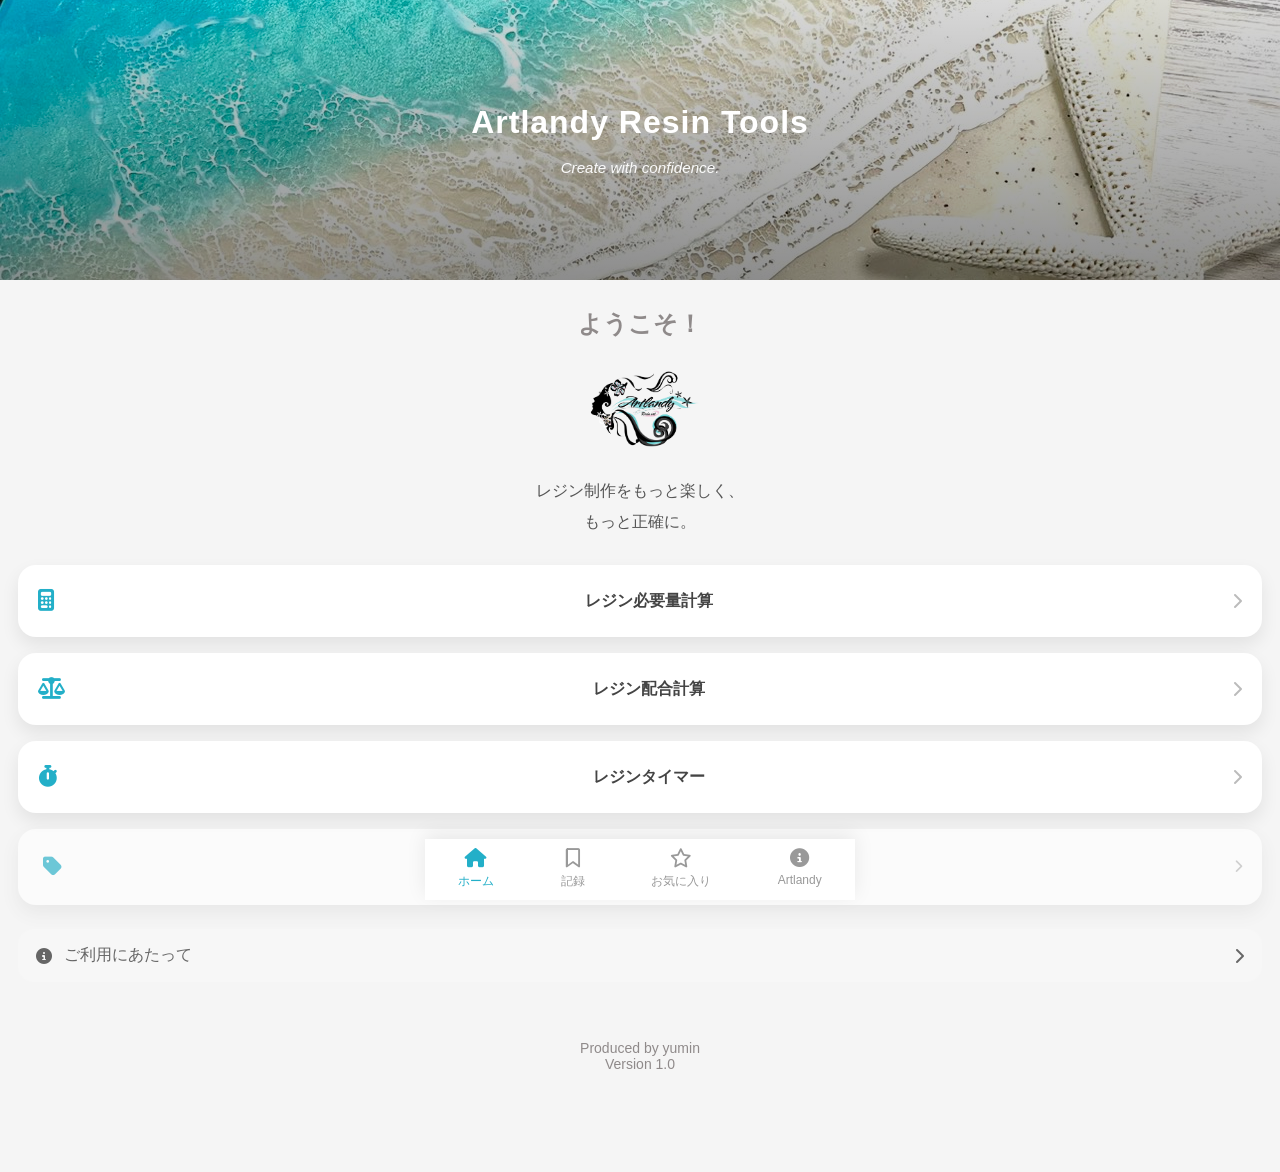
<file: index.html>
<!DOCTYPE html>
<html lang="ja">

<head>
    <meta charset="UTF-8">
    <meta name="viewport" content="width=device-width, initial-scale=1.0">

    <title>Artlandy Resin Tools</title>

    <link rel="stylesheet" href="style.css">

   <link rel="apple-touch-icon" href="images/icon.png">

    <link rel="manifest" href="manifest.json">

    <!-- Font Awesome -->
    <link rel="stylesheet"
        href="https://cdnjs.cloudflare.com/ajax/libs/font-awesome/6.5.2/css/all.min.css">
</head>

<body>

    <!-- Hero Image -->
    <header class="hero">
        <img src="images/hero.jpg" alt="Ocean Art">

        <div class="hero-overlay">
    <h1>Artlandy Resin Tools</h1>
    <p>Create with confidence.</p>
</div>
</header>
    </header>

    <!-- Welcome -->
    <section class="welcome">

        
       <h3>ようこそ！</h3>
<img src="images/logo.png" alt="Artlandy Logo" class="top-logo">

        <p>
            レジン制作をもっと楽しく、<br>
            もっと正確に。
        </p>

    </section>

    <!-- Menu -->
<section class="menu">

    <a href="calculator.html" class="menu-button">

        <i class="fa-solid fa-calculator"></i>

        <span>レジン必要量計算</span>

        <i class="fa-solid fa-chevron-right"></i>

    </a>


    <a href="mix.html" class="menu-button">

    <i class="fa-solid fa-scale-balanced"></i>

    <span>レジン配合計算</span>

    <i class="fa-solid fa-chevron-right"></i>

</a>


    <a href="timer.html" class="menu-button">

    <i class="fa-solid fa-stopwatch"></i>

    <span>レジンタイマー</span>

    <i class="fa-solid fa-chevron-right"></i>

</a>


    <button class="menu-button disabled">

        <i class="fa-solid fa-tag"></i>

        <span>
            販売価格計算
            <small>Coming Soon</small>
        </span>

        <i class="fa-solid fa-chevron-right"></i>

    </button>

</section>

    <!-- Notice -->
<section class="notice">

    <a href="terms.html" class="notice-button">

        <div>
            <i class="fa-solid fa-circle-info"></i>
            ご利用にあたって
        </div>

        <i class="fa-solid fa-chevron-right"></i>

    </a>

</section>

     <!-- Footer -->
    <footer>
  <p>Produced by yumin</p>
  <p>Version 1.0</p>

</footer>

<!-- Bottom Navigation -->
<nav class="bottom-nav">

    <button class="active">
        <i class="fa-solid fa-house"></i>
        <span>ホーム</span>
    </button>

    <button onclick="location.href='comingsoon.html'">
        <i class="fa-regular fa-bookmark"></i>
        <span>記録</span>
    </button>

    <button onclick="location.href='comingsoon.html'">
        <i class="fa-regular fa-star"></i>
        <span>お気に入り</span>
    </button>

    <button onclick="location.href='about.html'">
        <i class="fa-solid fa-circle-info"></i>
        <span>Artlandy</span>
    </button>

</nav>

<script src="script.js"></script>

</body>

</html>
</file>
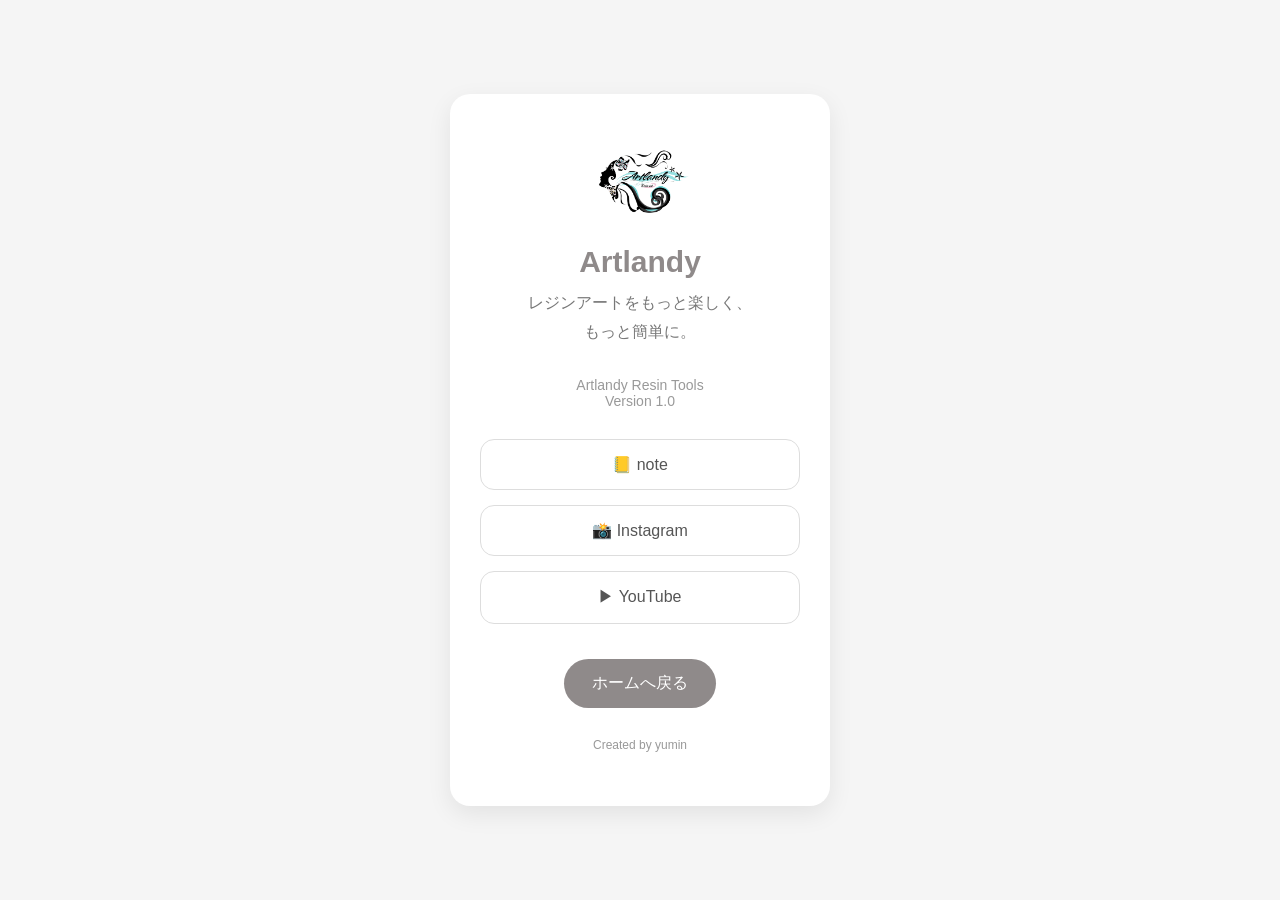
<file: about.html>
<!DOCTYPE html>
<html lang="ja">
<head>
<meta charset="UTF-8">
<meta name="viewport" content="width=device-width, initial-scale=1.0">
<title>Artlandyについて</title>

<style>

*{
    margin:0;
    padding:0;
    box-sizing:border-box;
}

body{
    font-family:"Noto Sans JP",sans-serif;
    background:#F5F5F5;
    display:flex;
    justify-content:center;
    align-items:center;
    min-height:100vh;
    color:#555;
    padding:20px;
}

.container{
    background:#fff;
    width:100%;
    max-width:380px;
    border-radius:20px;
    padding:40px 30px;
    text-align:center;
    box-shadow:0 8px 25px rgba(0,0,0,.08);
}

.logo{
    width:100px;
    margin-bottom:20px;
}

h1{
    color:#8F8A8A;
    font-size:30px;
    margin-bottom:10px;
}

.catch{
    color:#777;
    line-height:1.8;
    margin-bottom:30px;
}

.version{
    font-size:14px;
    color:#999;
    margin-bottom:30px;
}

.link{
    display:block;
    text-decoration:none;
    background:white;
    border:1px solid #ddd;
    border-radius:14px;
    padding:15px;
    margin-bottom:15px;
    color:#555;
    transition:.2s;
}

.link:hover{
    background:#F8F8F8;
}

.home{
    display:inline-block;
    margin-top:20px;
    text-decoration:none;
    background:#8F8A8A;
    color:white;
    padding:14px 28px;
    border-radius:50px;
}

.footer{
    margin-top:30px;
    font-size:12px;
    color:#999;
}

</style>
</head>

<body>

<div class="container">

<img src="images/logo.png" class="logo">

<h1>Artlandy</h1>

<p class="catch">
レジンアートをもっと楽しく、<br>
もっと簡単に。
</p>

<div class="version">
Artlandy Resin Tools<br>
Version 1.0
</div>

<a class="link" href="https://note.com/artlandy" target="_blank">
📒 note
</a>

<a class="link" href="https://www.instagram.com/artlandygram" target="_blank">
📸 Instagram
</a>

<a class="link" href="https://youtube.com/@artlandytube" target="_blank">
▶ YouTube
</a>

<a href="index.html" class="home">
ホームへ戻る
</a>

<div class="footer">
Created by yumin<br><br>
</div>

</div>

</body>
</html>
</file>
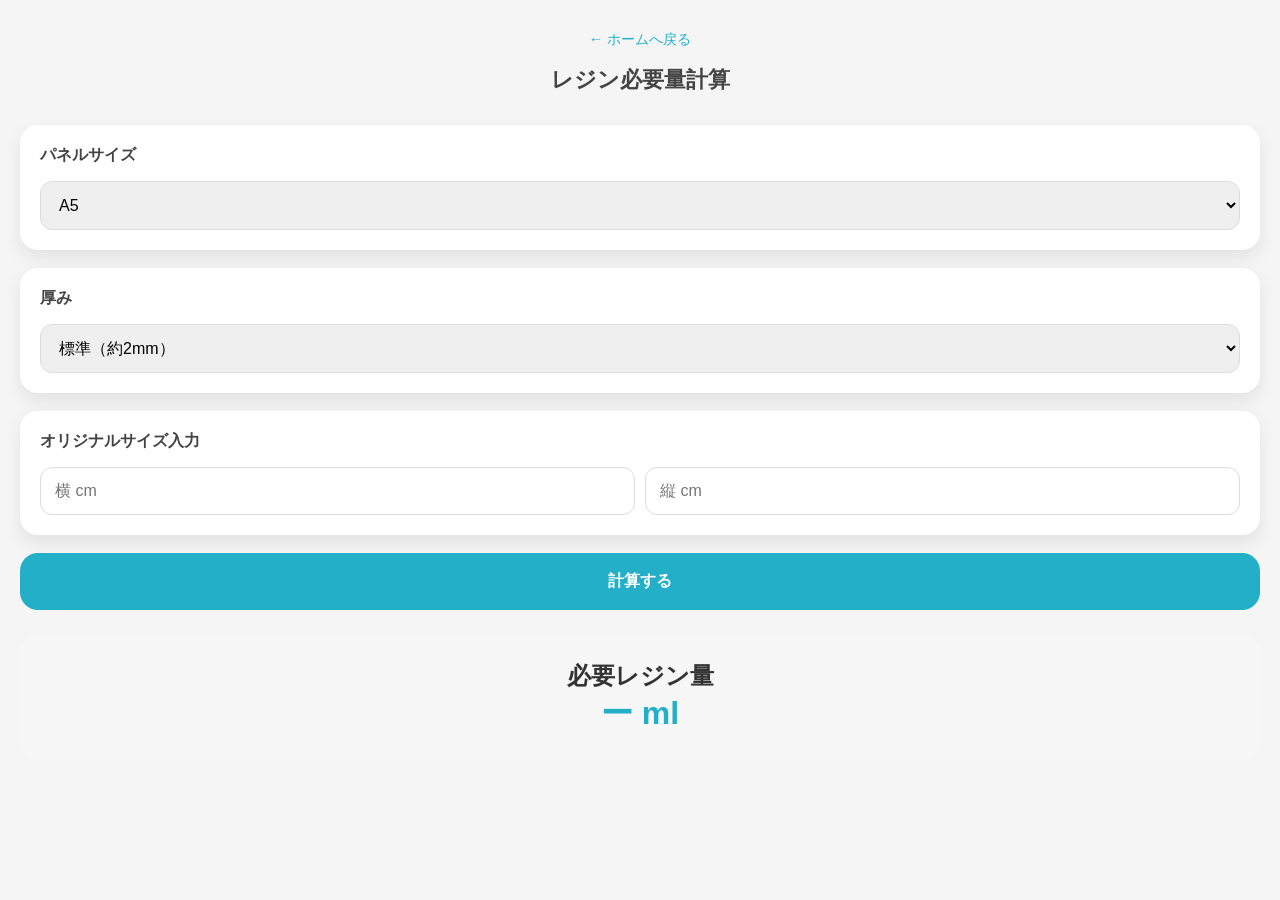
<file: calculator.html>
<!DOCTYPE html>
<html lang="ja">

<head>
    <meta charset="UTF-8">
    <meta name="viewport" content="width=device-width, initial-scale=1.0">

    <title>レジン必要量計算 | Artlandy</title>

    <link rel="stylesheet" href="style.css">

</head>

<body>

<!DOCTYPE html>
<html lang="ja">

<head>
    <meta charset="UTF-8">
    <meta name="viewport" content="width=device-width, initial-scale=1.0">

    <title>レジン必要量計算 | Artlandy</title>

    <link rel="stylesheet" href="style.css">

</head>

<body>

<header class="page-header">

    <a href="index.html" class="back-button">
        ← ホームへ戻る
    </a>

    <h1>レジン必要量計算</h1>

</header>

<main class="calculator">


    <section class="tool-card">

        <h2>パネルサイズ</h2>

        <select id="size">
            <option>A5</option>
            <option>A4</option>
            <option>A3</option>
            <option>A2</option>
            <option>A1</option>
            <option>正方形20cm</option>
            <option>正方形30cm</option>
            <option>円20cm</option>
            <option>円30cm</option>
            <option>オリジナルサイズ</option>
        </select>


    </section>


    <section class="tool-card">

        <h2>厚み</h2>

        <select id="thickness">
    <option selected>標準（約2mm）</option>
    <option>厚め（約3mm）</option>
    <option>立体仕上げ（約40mm）</option>
</select>


    </section>

    <section class="tool-card" id="custom-size">

    <h2>オリジナルサイズ入力</h2>

<div class="size-input">

    <input type="number" id="width" placeholder="横 cm">

    <input type="number" id="height" placeholder="縦 cm">

</div>

</section>


   <button class="calculate-button" onclick="calculateResin()">

    計算する

</button>


    <section class="result-card">

        <h2>必要レジン量</h2>

        <p id="result">
    ー ml
</p>

    </section>


</main>


    <script src="script.js"></script>

</body>

</html>
</file>
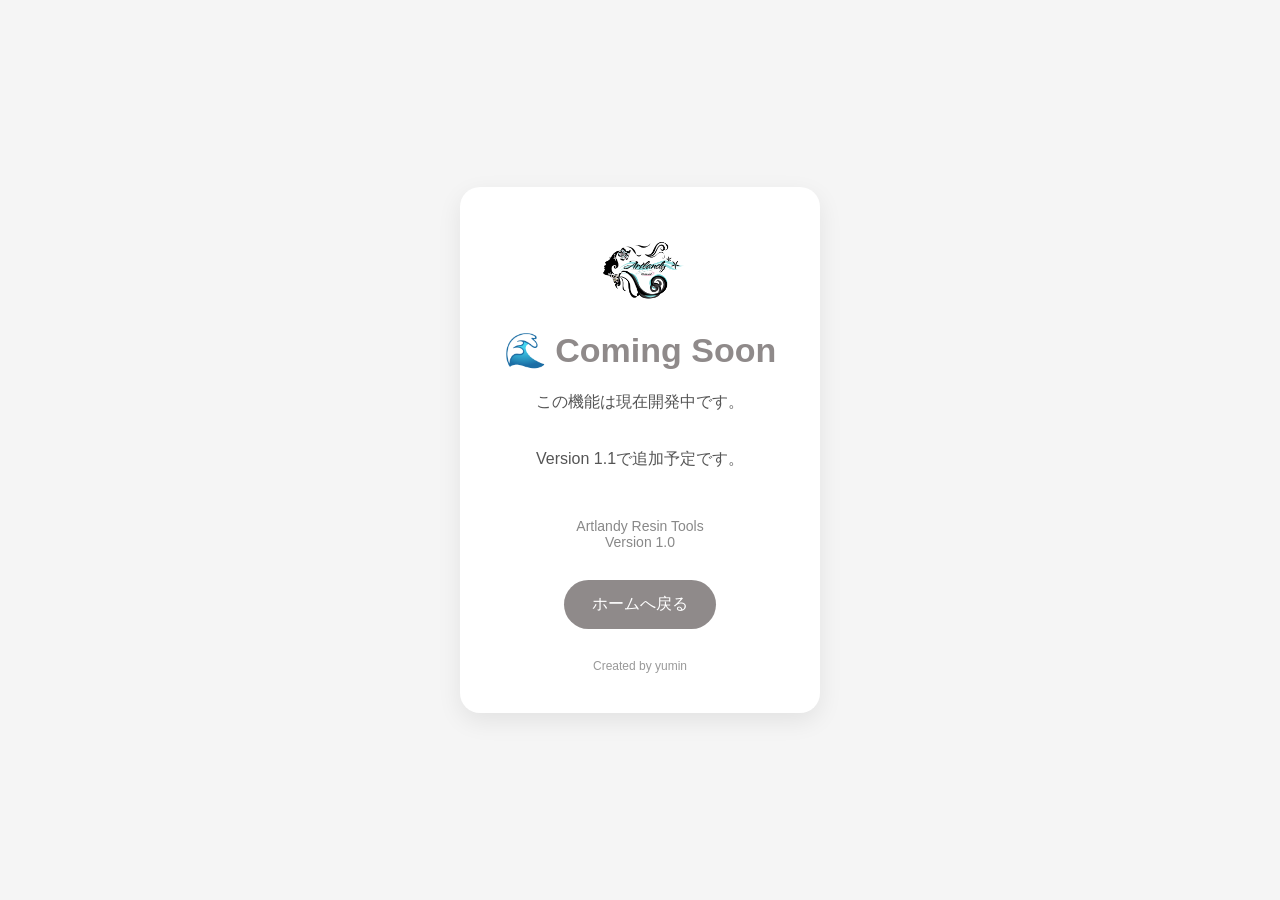
<file: comingsoon.html>
<!DOCTYPE html>
<html lang="ja">
<head>
<meta charset="UTF-8">
<meta name="viewport" content="width=device-width, initial-scale=1.0">
<title>Coming Soon | Artlandy Resin Tools</title>

<style>

*{
    margin:0;
    padding:0;
    box-sizing:border-box;
}

body{
    font-family:"Noto Sans JP",sans-serif;
    background:#F5F5F5;
    display:flex;
    justify-content:center;
    align-items:center;
    height:100vh;
    color:#555;
}

.container{
    text-align:center;
    background:white;
    padding:40px 30px;
    border-radius:20px;
    max-width:360px;
    width:90%;
    box-shadow:0 8px 25px rgba(0,0,0,0.08);
}

.logo{
    width:90px;
    margin-bottom:20px;
}

h1{
    color:#8F8A8A;
    font-size:34px;
    margin-bottom:18px;
}

.message{
    line-height:1.8;
    margin-bottom:15px;
}

.version{
    color:#888;
    font-size:14px;
    margin-bottom:30px;
}

.button{
    display:inline-block;
    text-decoration:none;
    background:#8F8A8A;
    color:white;
    padding:14px 28px;
    border-radius:50px;
    transition:.3s;
}

.button:hover{
    opacity:.85;
}

.footer{
    margin-top:30px;
    font-size:12px;
    color:#999;
}

</style>
</head>

<body>

<div class="container">

<img src="images/logo.png" class="logo">

<h1>🌊 Coming Soon</h1>

<p class="message">
この機能は現在開発中です。<br><br>

Version 1.1で追加予定です。<br><br>

</p>

<p class="version">
Artlandy Resin Tools<br>
Version 1.0
</p>

<a href="index.html" class="button">
ホームへ戻る
</a>

<div class="footer">
Created by yumin
</div>

</div>

</body>
</html>
</file>
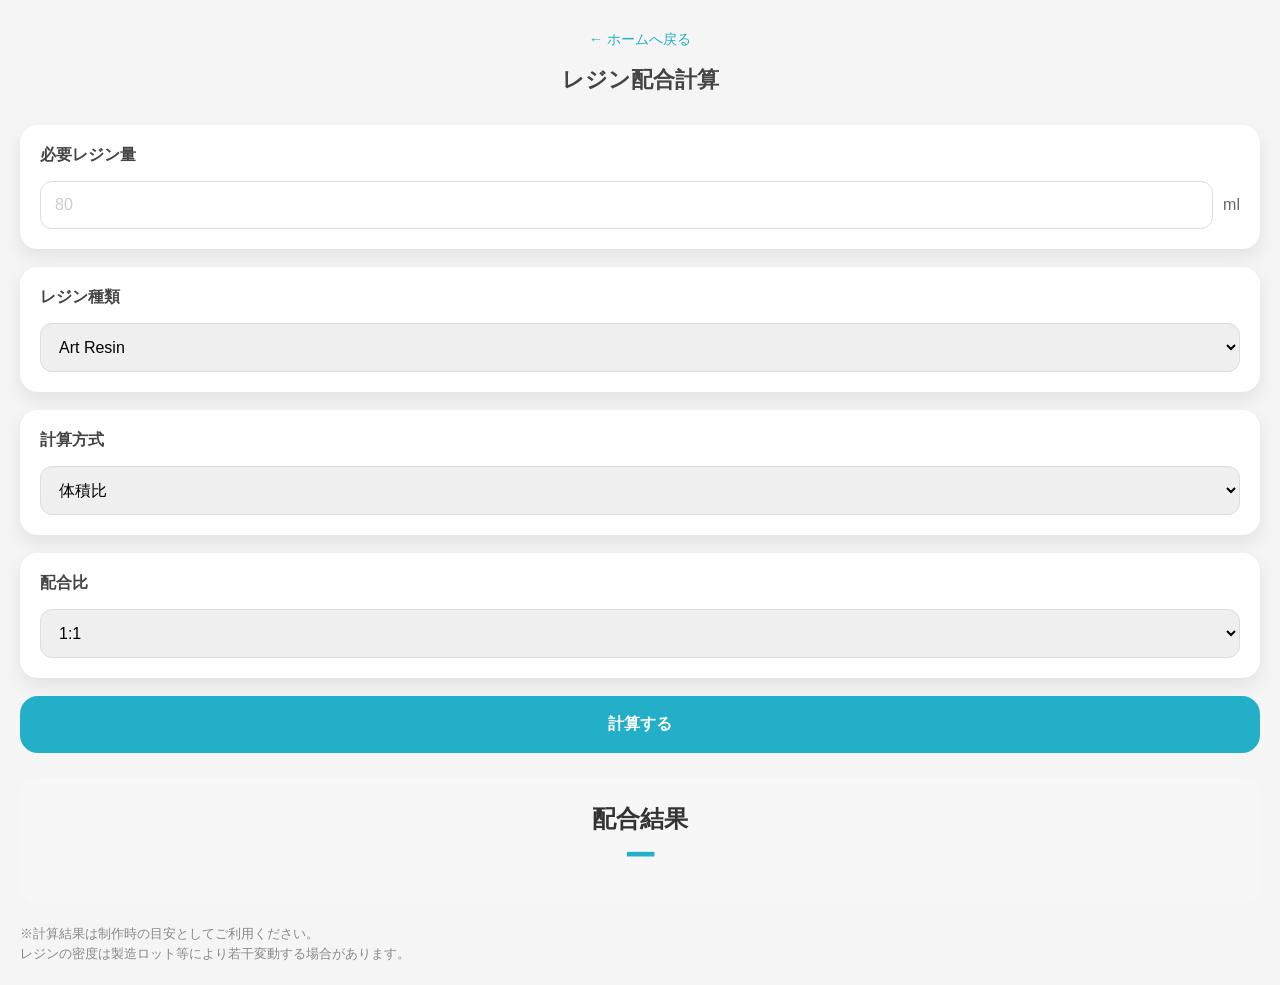
<file: mix.html>
<!DOCTYPE html>
<html lang="ja">

<head>

    <meta charset="UTF-8">
    <meta name="viewport" content="width=device-width, initial-scale=1.0">

    <title>レジン配合計算 | Artlandy</title>

    <link rel="stylesheet" href="style.css">

</head>


<body>


<header class="page-header">

    <a href="index.html" class="back-button">
        ← ホームへ戻る
    </a>

    <h1>レジン配合計算</h1>

</header>



<main class="calculator">


<section class="tool-card">

    <h2>必要レジン量</h2>

    <div class="input-unit">

    <input type="number" id="total-resin" placeholder="80">

    <span>ml</span>

</div>

</section>



<section class="tool-card">

    <h2>レジン種類</h2>

    <select id="resin-type" onchange="updateRatio()">

        <option>Art Resin</option>
        <option>FLAWLESS RESIN</option>
        <option>Just Resin</option>
        <option>その他</option>

    </select>

</section>

<section class="tool-card">

    <h2>計算方式</h2>

    <select id="method" onchange="updateRatio()">

    <option>体積比</option>
    <option>重量比</option>

</select>

</section>


<section class="tool-card">

    <h2>配合比</h2>

    <select id="ratio">
        <option>1:1</option>
    </select>

    <div id="custom-ratio" style="display:none; margin-top:15px;">

        <label>主剤比率</label>
        <input type="number" id="main-ratio" value="100">

        <label>硬化剤比率</label>
        <input type="number" id="hardener-ratio" value="84">

    </div>

</section>



<button class="calculate-button" onclick="calculateMix()">

    計算する

</button>



<section class="result-card">

    <h2>配合結果</h2>

    <p id="mix-result">
    ー
</p>

</section>

<p class="note-text">

※計算結果は制作時の目安としてご利用ください。<br>
レジンの密度は製造ロット等により若干変動する場合があります。

</p>


</main>



<script src="script.js"></script>


</body>

</html>
</file>
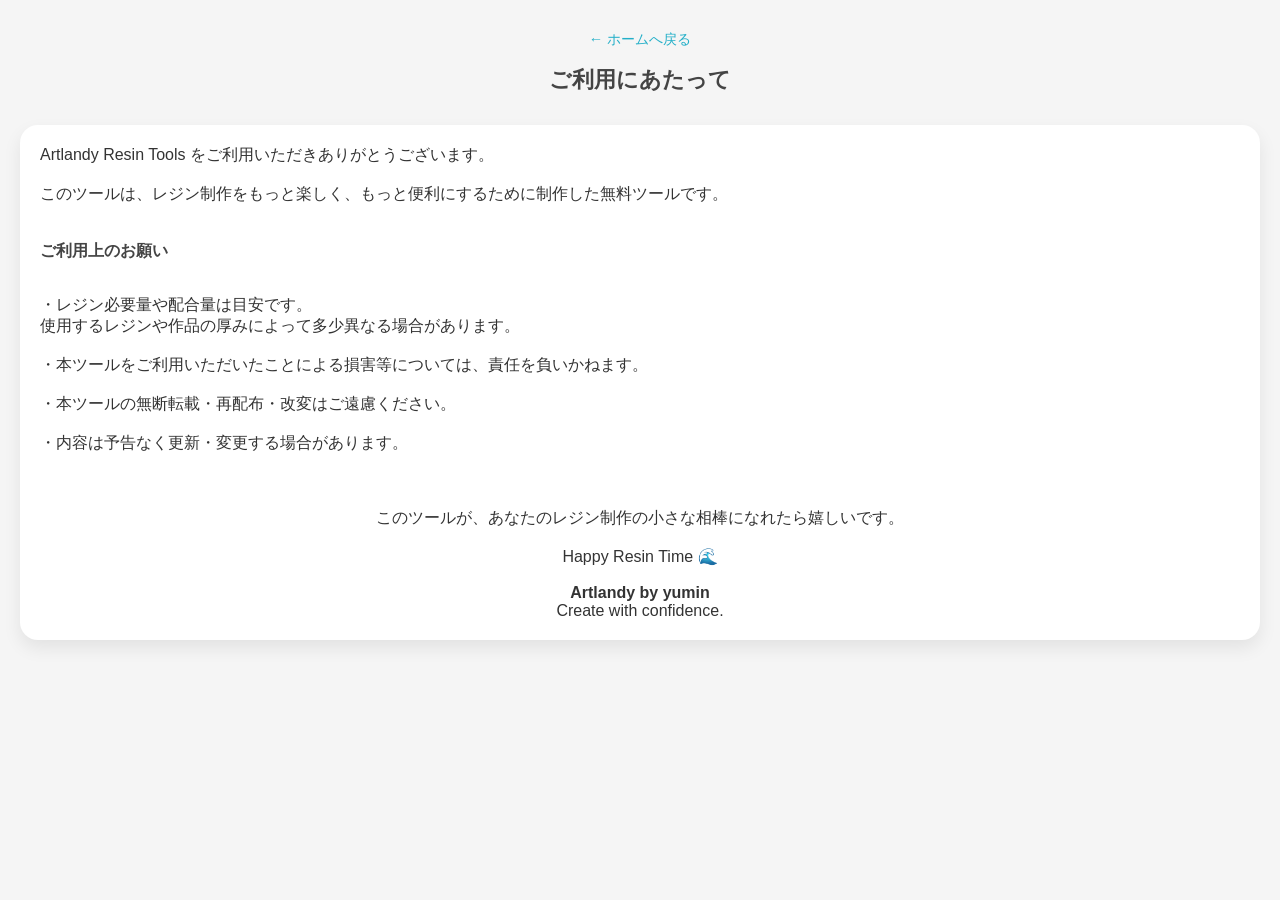
<file: terms.html>
<!DOCTYPE html>
<html lang="ja">

<head>

    <meta charset="UTF-8">

    <meta name="viewport" content="width=device-width, initial-scale=1.0">

    <title>ご利用にあたって | Artlandy Resin Tools</title>

    <link rel="stylesheet" href="style.css">

</head>

<body>

<header class="page-header">

    <a href="index.html" class="back-button">
        ← ホームへ戻る
    </a>

    <h1>ご利用にあたって</h1>

</header>

<main class="calculator">

    <section class="tool-card">

        <p>
            Artlandy Resin Tools をご利用いただきありがとうございます。
        </p>

        <br>

        <p>
            このツールは、レジン制作をもっと楽しく、もっと便利にするために制作した無料ツールです。
        </p>

        <br><br>

        <h2>ご利用上のお願い</h2>

        <br>

        <p>
            ・レジン必要量や配合量は目安です。<br>
            使用するレジンや作品の厚みによって多少異なる場合があります。
        </p>

        <br>

        <p>
            ・本ツールをご利用いただいたことによる損害等については、責任を負いかねます。
        </p>

        <br>

        <p>
            ・本ツールの無断転載・再配布・改変はご遠慮ください。
        </p>

        <br>

        <p>
            ・内容は予告なく更新・変更する場合があります。
        </p>

        <br><br><br>

        <p style="text-align:center;">

            このツールが、あなたのレジン制作の小さな相棒になれたら嬉しいです。

            <br><br>

            Happy Resin Time 🌊

            <br><br>

            <strong>Artlandy by yumin</strong>

            <br>

            Create with confidence.

        </p>

    </section>

</main>

</body>

</html>
</file>
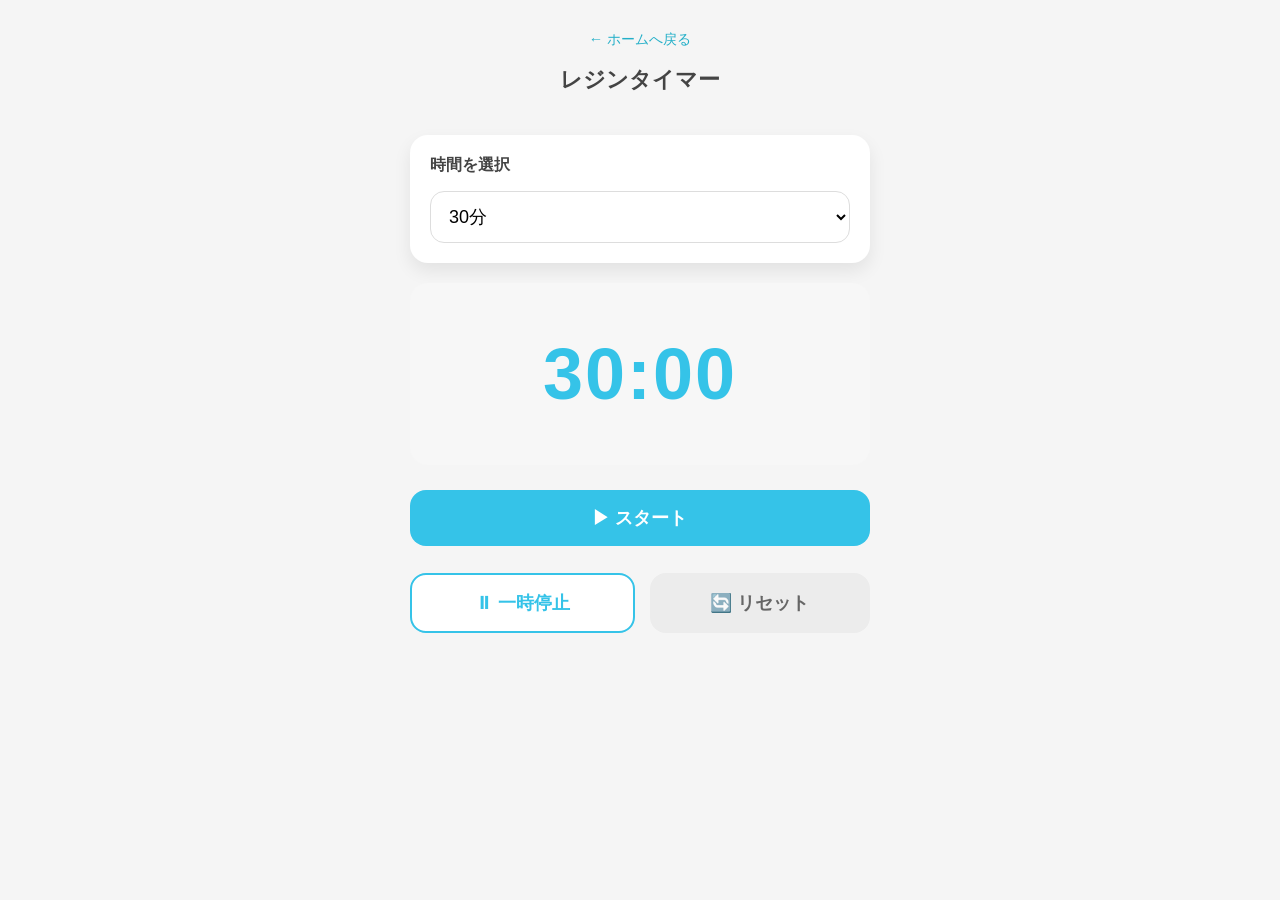
<file: timer.html>
<!DOCTYPE html>
<html lang="ja">
<head>
    <meta charset="UTF-8">
    <meta name="viewport" content="width=device-width, initial-scale=1.0">
    <title>レジンタイマー | Artlandy</title>

    <link rel="stylesheet" href="style.css">
    <link rel="stylesheet" href="timer.css">
</head>

<body>

<header class="page-header">

    <a href="index.html" class="back-button">
        ← ホームへ戻る
    </a>

    <h1>レジンタイマー</h1>

</header>

<main class="timer-page">

    <section class="tool-card">

        <h2>時間を選択</h2>

        <select id="timer-select">
            <option value="30">30分</option>
            <option value="60">60分</option>
            <option value="80">80分</option>
        </select>

    </section>

    <section class="result-card">

        <div id="timer-display">
            30:00
        </div>

    </section>

    <section class="timer-buttons">

        <button id="startBtn" class="btn start">
            ▶ スタート
        </button>

        <div class="button-row">

            <button id="pauseBtn" class="btn pause">
                ⏸ 一時停止
            </button>

            <button id="resetBtn" class="btn reset">
                🔄 リセット
            </button>

        </div>

    </section>

</main>

<div id="timer-finish" class="timer-finish">

    <div class="timer-finish-card">

        <div class="finish-logo">
            <img src="images/logo.png" alt="Artlandy Logo">
        </div>

        <h2>レジンの時間です！</h2>

        <button class="finish-button" onclick="closeFinish()">
            OK
        </button>

    </div>

</div>

<script src="timer.js"></script>

</body>
</html>
</file>
<file: style.css>
/* ===========================
   Artlandy Resin Tools
   Version 1.0
=========================== */

*{
    margin:0;
    padding:0;
    box-sizing:border-box;
}

body{

    font-family:"Noto Sans JP",sans-serif;

    background:#F5F5F5;

    color:#333;

}

.app{

    max-width:430px;

    margin:auto;

    background:white;

    min-height:100vh;

    box-shadow:0 0 25px rgba(0,0,0,.08);

}

/* ---------------- Hero ---------------- */

.hero{

    position:relative;

    height:280px;

    overflow:hidden;

}

.hero img{

    width:100%;

    height:100%;

    object-fit:cover;

}

.hero-overlay{

    position:absolute;

    inset:0;

    background:linear-gradient(
        rgba(0,0,0,.15),
        rgba(0,0,0,.45)
    );

    display:flex;

    flex-direction:column;

    justify-content:center;

    align-items:center;

    color:white;

    text-align:center;

}

.hero-overlay h1{

    font-size:2rem;

    letter-spacing:1px;

}

.hero-overlay h2{

    font-size:1.4rem;

    font-weight:300;

    margin-top:5px;

}

.hero-overlay p{

    margin-top:18px;

    font-size:.95rem;

    opacity:.95;

    font-style:italic;

}

/* ---------------- Welcome ---------------- */

.welcome{

    padding:28px 24px;

    text-align:center;

}

.top-logo{

    width:120px;

    height:auto;

    margin:10px auto 20px;

    display:block;

}

.wave-line{

    display:flex;

    align-items:center;

    justify-content:center;

    gap:12px;

    color:#23AFC8;

    margin-bottom:18px;

}

.wave-line span{

    width:70px;

    height:2px;

    background:#DDD;

}

.welcome h3{

    font-size:1.5rem;

    color:#8F8A8A;

    margin-bottom:12px;

}

.welcome p{

    line-height:1.9;

    color:#555;

}

/* ---------------- Menu ---------------- */

.menu{

    padding:0 18px;

}

.menu-button{

    width:100%;

    border:none;

    border-radius:18px;

    background:white;

    padding:18px 20px;

    margin-bottom:16px;

    min-height:72px;

    display:flex;

    justify-content:space-between;

    align-items:center;

    box-shadow:0 8px 18px rgba(0,0,0,.08);

    cursor:pointer;

    transition:.25s;

}


a.menu-button {
    text-decoration: none;
    color: inherit;
}

.menu-button:hover{

    transform:translateY(-2px);

}
.menu-button .left{
    display:flex;
    align-items:center;
    gap:16px;
}

.menu-button>i:first-child,
.left i{

    color:#23AFC8;

    font-size:1.35rem;

    width:28px;

}

.timer-card i:first-child{

    color:#0C92B2;

}

.menu-button span{

    font-size:1rem;

    font-weight:600;

    color:#444;

}

.menu-button small{

    display:block;

    margin-top:4px;

    color:#999;

    font-weight:400;

}

.menu-button .fa-chevron-right{

    color:#BBB;

}

.disabled{

    opacity:.65;

}

/* ---------------- Notice ---------------- */

.notice{

    padding:8px 18px 28px;

}

.notice-button{

    width:100%;

    border:none;

    border-radius:16px;

    background:#F7F7F7;

    padding:16px 18px;

    display:flex;

    justify-content:space-between;

    align-items:center;

    color:#666;

    cursor:pointer;

}

.notice-button div{

    display:flex;

    align-items:center;

    gap:12px;

}

/* ---------------- Footer ---------------- */

footer{

    text-align:center;

    padding:15px 20px 95px;

}

footer p{

    color:#888;

    font-size:.9rem;

}

.footer-wave{

    margin-top:12px;

    font-size:1.4rem;

}

/* ---------------- Bottom Nav ---------------- */

.bottom-nav{

    position:fixed;

    bottom:0;

    left:50%;

    transform:translateX(-50%);

    width:100%;

    max-width:430px;

    background:white;

    display:flex;

    justify-content:space-around;

    padding:10px 0;

    box-shadow:0 -5px 20px rgba(0,0,0,.08);

}

.bottom-nav button{

    border:none;

    background:none;

    color:#999;

    display:flex;

    flex-direction:column;

    align-items:center;

    gap:5px;

    font-size:.75rem;

    cursor:pointer;

}

.bottom-nav i{

    font-size:1.2rem;

}

.bottom-nav .active{

    color:#23AFC8;

}
.hero img{

    width:100%;

    height:100%;

    object-fit:cover;
}
   /* ---------------- Footer ---------------- */

footer {
    text-align: center;
    padding: 30px 20px 100px;
}

footer p {
    color: #8F8A8A;
    font-size: 14px;
    margin: 0;
}


/* ---------------- Top Logo ---------------- */

.top-logo {
    width: 120px;
    height: auto;
    margin-bottom: 20px;
}


/* ---------------- Bottom Nav ---------------- */

.bottom-nav {
    position: fixed;
    bottom: 0;
    left: 50%;
    transform: translateX(-50%);
    width: 100%;
    max-width: 430px;
    background: white;
    display: flex;
    justify-content: space-around;
    padding: 10px 0;
    box-shadow: 0 -5px 20px rgba(0,0,0,.08);
}

.bottom-nav button {
    border: none;
    background: none;
    color: #999;
    display: flex;
    flex-direction: column;
    align-items: center;
    gap: 5px;
    font-size: .75rem;
    cursor: pointer;
}

.bottom-nav i {
    font-size: 1.2rem;
}

.bottom-nav .active {
    color: #23AFC8;
}

/* ---------------- Calculator Page ---------------- */

.page-header {
    padding: 30px 20px 10px;
    text-align: center;
}

.page-header h1 {
    font-size: 1.4rem;
    color: #444;
}


.back-button {
    display: inline-block;
    text-decoration: none;
    color: #23AFC8;
    font-size: .9rem;
    margin-bottom: 15px;
}


.calculator {
    padding: 20px;
}


.tool-card {
    background: white;
    border-radius: 18px;
    padding: 20px;
    margin-bottom: 18px;
    box-shadow: 0 8px 18px rgba(0,0,0,.08);
}


.tool-card h2 {
    font-size: 1rem;
    color: #444;
    margin-bottom: 15px;
}


.tool-card select {
    width: 100%;
    padding: 14px;
    border-radius: 12px;
    border: 1px solid #ddd;
    font-size: 1rem;
}

.tool-card input {
    width: 100%;
    padding: 14px;
    border-radius: 12px;
    border: 1px solid #ddd;
    font-size: 16px;
    box-sizing: border-box;
}

.calculate-button {
    width: 100%;
    border: none;
    border-radius: 18px;
    background: #23AFC8;
    color: white;
    padding: 18px;
    font-size: 1rem;
    font-weight: bold;
    cursor: pointer;
}


.result-card {
    margin-top: 25px;
    background: #f7f7f7;
    border-radius: 18px;
    padding: 25px;
    text-align: center;
}


.result-card p {
    font-size: 2rem;
    font-weight: bold;
    color: #23AFC8;
}

.input-unit{

    display:flex;
    align-items:center;
    gap:10px;

}

.input-unit input{

    flex:1;
    width:0;
    min-width:0;

}


.input-unit span {

    color:#666;
    font-size:1rem;

}

.note-text {

    margin-top:20px;

    font-size:0.8rem;

    color:#888;

    line-height:1.6;

}
#total-resin::placeholder {
    color: #ccc;
}

.timer-finish{

    display:none;
    position:fixed;

    top:0;
    left:0;

    width:100%;
    height:100%;

    background:rgba(0,0,0,.45);

    justify-content:center;
    align-items:center;

    z-index:9999;

}

.timer-finish-card{

    background:#fff;

    border-radius:20px;

    padding:40px 30px;

    text-align:center;

    width:80%;
    max-width:320px;

    box-shadow:0 10px 30px rgba(0,0,0,.2);

}

.finish-wave{

    font-size:48px;

    margin-bottom:15px;

}

.timer-finish-card h2{

    color:#2f6f91;

    margin-bottom:25px;

}

.timer-finish-card button{

    background:#2f6f91;

    color:#fff;

    border:none;

    border-radius:12px;

    padding:12px 30px;

    font-size:16px;

    cursor:pointer;

}

/* タイマー終了画面 */

.timer-finish{

    display:none;

    position:fixed;

    inset:0;

    background:rgba(0,0,0,.45);

    justify-content:center;
    align-items:center;

    z-index:9999;

}

.timer-finish-card{

    background:#ffffff;

    width:85%;
    max-width:340px;

    border-radius:22px;

    padding:40px 30px;

    text-align:center;

    box-shadow:0 12px 35px rgba(0,0,0,.18);

}

.finish-wave{

    font-size:48px;

    margin-bottom:15px;

}

.timer-finish-card h2{

    margin-bottom:30px;

    color:#4d6f7d;

}

.finish-button{

    width:100%;

    padding:14px;

    border:none;

    border-radius:12px;

    background:#7d9ca8;

    color:white;

    font-size:16px;

    cursor:pointer;

}

.finish-logo img{

    width:90px;

    margin-bottom:20px;

}

.button-row{
    display:flex;
    gap:12px;
    margin-top:12px;
}

.button-row .btn{
    flex:1;
}

.notice-button{
    text-decoration:none;

}

#custom-ratio{
    text-align: left;
}

#custom-ratio label{
    display: block;
    margin-top: 10px;
    margin-bottom: 5px;
    font-weight: bold;
}

#custom-ratio input{
    width: 100%;
}

.input-unit input,
#custom-ratio input{

    width:100%;
    padding:15px;
    font-size:18px;
    border:1px solid #ddd;
    border-radius:12px;
    box-sizing:border-box;
    background:#fff;

}

.size-input{
    display:flex;
    gap:10px;
}

.size-input input{
    flex:1;
    padding:14px;
    border:1px solid #ddd;
    border-radius:12px;
    font-size:16px;
    box-sizing:border-box;
}

.tool-card input,
.size-input input{

    width:100% !important;
    padding:14px !important;
    font-size:16px !important;
    border:1px solid #ddd !important;
    border-radius:12px !important;
    box-sizing:border-box !important;

}
</file>
<file: timer.css>
/* ===========================
   Artlandy Resin Timer
=========================== */

.timer-page{
    max-width:500px;
    margin:30px auto;
    padding:0 20px;
}

#timer-select{
    width:100%;
    padding:14px;
    font-size:18px;
    border:1px solid #ddd;
    border-radius:14px;
    background:#fff;
    outline:none;
}

.result-card{
    margin-top:20px;
    text-align:center;
}

#timer-display{
    font-size:72px;
    font-weight:700;
    color:#35C3E8;
    letter-spacing:2px;
    padding:25px 0;
}

.timer-buttons{
    margin-top:25px;
}

/* ---------- ボタン共通 ---------- */

.btn{
    width:100%;
    border:none;
    border-radius:16px;
    padding:16px;
    font-size:18px;
    font-weight:600;
    cursor:pointer;
    transition:.2s;
}

.btn:hover{
    transform:translateY(-2px);
}

.btn:active{
    transform:scale(.97);
}

/* ---------- スタート ---------- */

.start{
    background:#35C3E8;
    color:#fff;
    margin-bottom:15px;
}

.start:hover{
    background:#27b6dc;
}

/* ---------- 横並び ---------- */

.button-row{
    display:flex;
    gap:15px;
}

.button-row .btn{
    flex:1;
}

/* ---------- 一時停止 ---------- */

.pause{
    background:#ffffff;
    color:#35C3E8;
    border:2px solid #35C3E8;
}

/* ---------- リセット ---------- */

.reset{
    background:#ececec;
    color:#666;
}

/* ---------- タイマー終了 ---------- */

.timer-finish{
    position:fixed;
    inset:0;
    background:rgba(0,0,0,.45);

    display:none;
    justify-content:center;
    align-items:center;

    z-index:999;
}

.timer-finish-card{

    width:90%;
    max-width:340px;

    background:#fff;

    border-radius:22px;

    padding:35px 25px;

    text-align:center;

    animation:popup .3s ease;
}

.finish-logo img{

    width:90px;

    margin-bottom:20px;
}

.timer-finish-card h2{

    color:#444;

    margin-bottom:25px;

    font-size:24px;
}

.finish-button{

    width:100%;

    padding:15px;

    border:none;

    border-radius:14px;

    background:#35C3E8;

    color:#fff;

    font-size:18px;

    cursor:pointer;

    transition:.2s;
}

.finish-button:hover{

    background:#27b6dc;
}

@keyframes popup{

    from{

        transform:scale(.8);
        opacity:0;

    }

    to{

        transform:scale(1);
        opacity:1;

    }

}

/* ---------- スマホ ---------- */

@media(max-width:600px){

    #timer-display{

        font-size:56px;

    }

    .btn{

        font-size:17px;
        padding:15px;

    }

}
</file>
